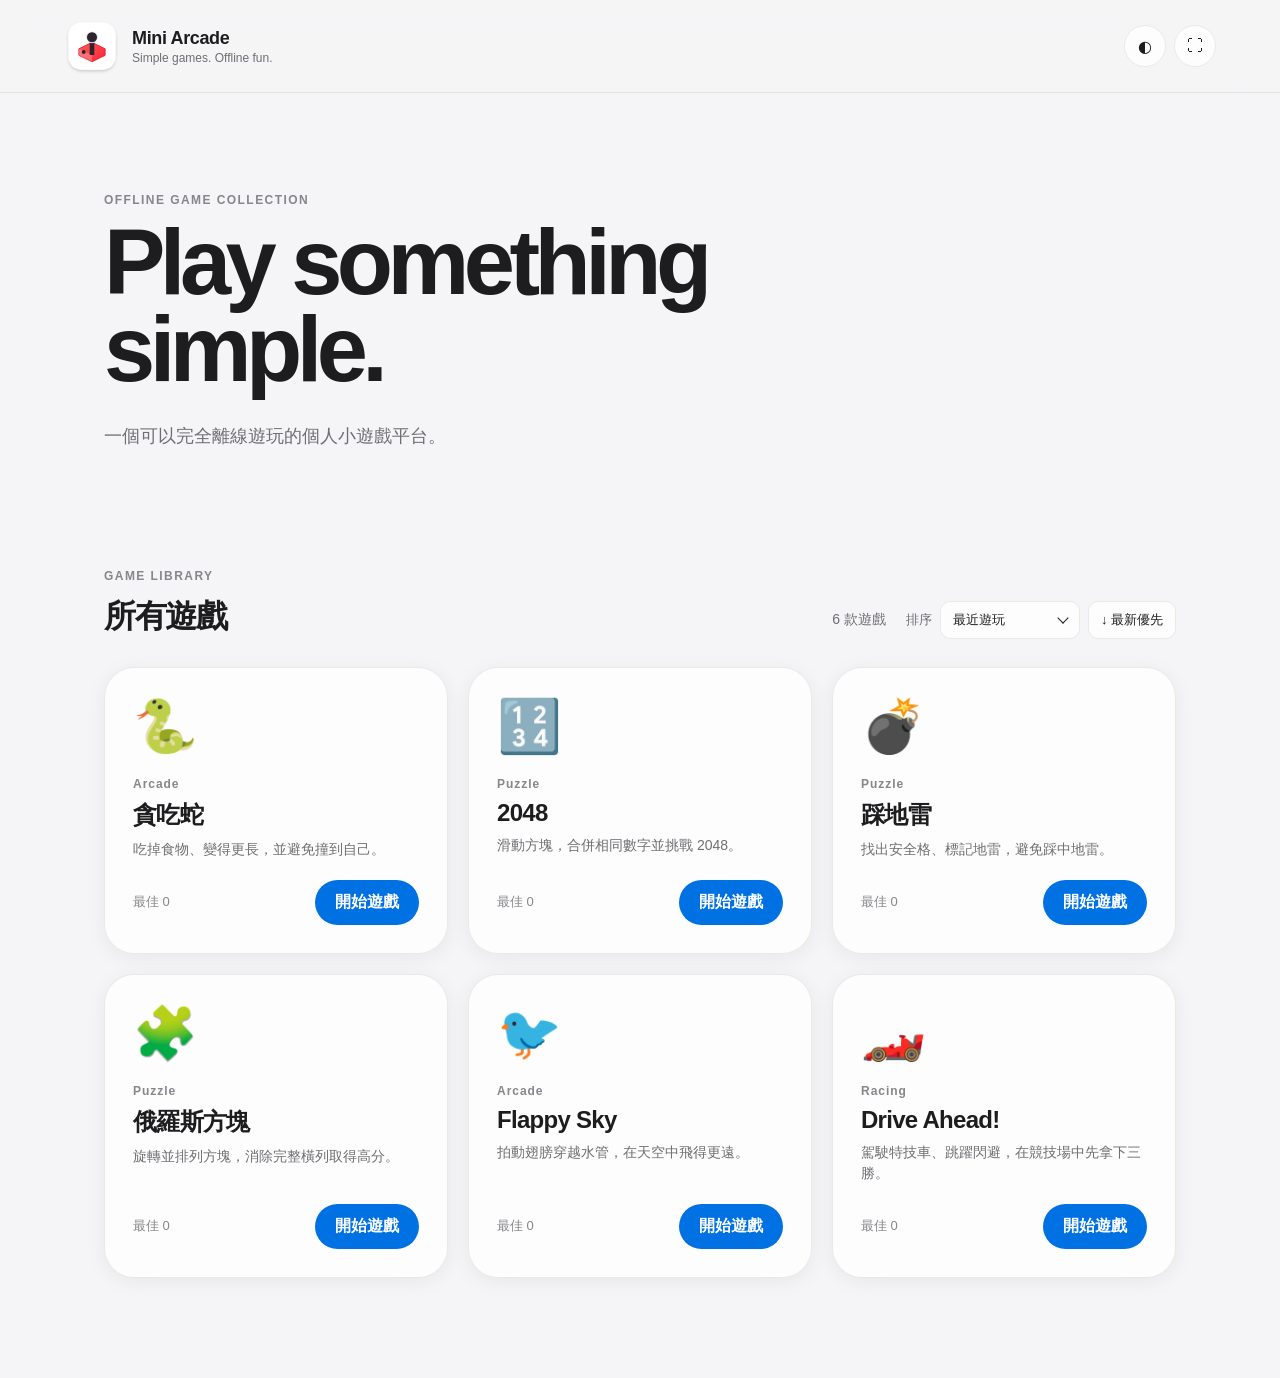
<file: index.html>
<!DOCTYPE html>
<html lang="zh-Hant">
<head>
    <meta charset="UTF-8">

    <!-- Google Tag Manager -->
    <script>(function(w,d,s,l,i){w[l]=w[l]||[];w[l].push({'gtm.start':
    new Date().getTime(),event:'gtm.js'});var f=d.getElementsByTagName(s)[0],
    j=d.createElement(s),dl=l!='dataLayer'?'&l='+l:'';j.async=true;j.src=
    'https://www.googletagmanager.com/gtm.js?id='+i+dl;f.parentNode.insertBefore(j,f);
    })(window,document,'script','dataLayer','GTM-NBHXRG4B');</script>
    <!-- End Google Tag Manager -->

    <!-- 讓手機與不同尺寸螢幕正常縮放 -->
    <meta
        name="viewport"
        content="width=device-width, initial-scale=1.0"
    >

    <title>Mini Arcade</title>
    <link rel="icon" type="image/svg+xml" href="assets/icons/favicon.svg">

    <link rel="stylesheet" href="css/main.css">
    <link rel="stylesheet" href="css/games/snake.css">
    <link rel="stylesheet" href="css/games/2048.css">
    <link rel="stylesheet" href="css/games/minesweeper.css">
    <link rel="stylesheet" href="css/games/tetris.css">
    <link rel="stylesheet" href="css/games/flappy-sky.css">
    <link rel="stylesheet" href="css/games/drive-ahead.css">
</head>

<body>
    <!-- Google Tag Manager (noscript) -->
    <noscript><iframe src="https://www.googletagmanager.com/ns.html?id=GTM-NBHXRG4B"
    height="0" width="0" style="display:none;visibility:hidden"></iframe></noscript>
    <!-- End Google Tag Manager (noscript) -->

    <!-- =========================
         App Header
         ========================= -->
    <header class="app-header">

        <div class="brand">
            <div class="brand-icon" aria-hidden="true">
                <svg
                    class="brand-icon-svg"
                    viewBox="0 0 64 64"
                    role="img"
                >
                    <defs>
                        <linearGradient
                            id="brand-icon-gradient"
                            x1="12"
                            y1="8"
                            x2="54"
                            y2="58"
                            gradientUnits="userSpaceOnUse"
                        >
                            <stop class="brand-icon-gradient-start" offset="0" />
                            <stop class="brand-icon-gradient-end" offset="1" />
                        </linearGradient>
                        <filter
                            id="brand-icon-shadow"
                            x="-20%"
                            y="-20%"
                            width="140%"
                            height="150%"
                        >
                            <feDropShadow
                                dx="0"
                                dy="2"
                                stdDeviation="2"
                                flood-color="#000"
                                flood-opacity=".16"
                            />
                        </filter>
                    </defs>
                    <path
                        d="M20 5h24c8.284 0 15 6.716 15 15v24c0 8.284-6.716 15-15 15H20C11.716 59 5 52.284 5 44V20C5 11.716 11.716 5 20 5Z"
                        class="brand-icon-background"
                        filter="url(#brand-icon-shadow)"
                    />
                    <path
                        d="M17 35.2 32 27.8l15 7.4v7.5L32 50l-15-7.3Z"
                        fill="url(#brand-icon-gradient)"
                        stroke="var(--brand-icon-platform-outline)"
                        stroke-width="1"
                    />
                    <path
                        d="m17 35.2 15 7.4v7.4l-15-7.3Z"
                        fill="var(--brand-icon-platform-highlight)"
                    />
                    <path
                        d="M29.4 25.4h5.2v16.9h-5.2z"
                        fill="var(--brand-icon-control)"
                    />
                    <circle
                        cx="32"
                        cy="22"
                        r="6.3"
                        fill="var(--brand-icon-control)"
                        stroke="var(--brand-icon-control-highlight)"
                        stroke-width="1"
                    />
                    <circle
                        cx="22.5"
                        cy="38.8"
                        r="2.3"
                        fill="var(--brand-icon-control)"
                    />
                </svg>
            </div>

            <div>
                <h1>Mini Arcade</h1>
                <p>Simple games. Offline fun.</p>
            </div>
        </div>

        <div class="header-actions">

            <!-- 主題切換 -->
            <button
                id="themeButton"
                class="icon-button"
                title="切換主題"
                aria-label="切換主題"
            >
                ◐
            </button>

            <!-- 全螢幕 -->
            <button
                id="fullscreenButton"
                class="icon-button"
                title="全螢幕"
                aria-label="全螢幕"
            >
                ⛶
            </button>

        </div>

    </header>


    <!-- =========================
         Main
         ========================= -->
    <main>

        <!-- Hero -->
        <section class="hero">

            <div>
                <span class="eyebrow">OFFLINE GAME COLLECTION</span>

                <h2>
                    Play something<br>
                    simple.
                </h2>

                <p>
                    一個可以完全離線遊玩的個人小遊戲平台。
                </p>
            </div>

        </section>


        <!-- Game Library -->
        <section class="library">

            <div class="section-header">

                <div>
                    <span class="section-label">GAME LIBRARY</span>

                    <h2>所有遊戲</h2>
                </div>

                <div class="library-controls">
                    <span id="gameCount" class="game-count">
                        6 款遊戲
                    </span>

                    <div class="sort-controls">
                        <span id="gameSortLabel">
                            排序
                        </span>

                        <div class="sort-menu-control">
                            <button
                                id="gameSortButton"
                                class="sort-select"
                                type="button"
                                aria-labelledby="gameSortLabel gameSortValue"
                                aria-haspopup="menu"
                                aria-expanded="false"
                                aria-controls="gameSortMenu"
                            >
                                <span id="gameSortValue">
                                    最近遊玩
                                </span>
                                <span
                                    class="sort-select-chevron"
                                    aria-hidden="true"
                                ></span>
                            </button>

                            <div
                                id="gameSortMenu"
                                class="sort-menu"
                                role="menu"
                                aria-labelledby="gameSortLabel"
                                hidden
                            >
                                <button
                                    class="sort-menu-option"
                                    type="button"
                                    role="menuitemradio"
                                    data-sort-mode="recent"
                                    aria-checked="true"
                                >
                                    最近遊玩
                                </button>
                                <button
                                    class="sort-menu-option"
                                    type="button"
                                    role="menuitemradio"
                                    data-sort-mode="name"
                                    aria-checked="false"
                                >
                                    名稱
                                </button>
                                <button
                                    class="sort-menu-option"
                                    type="button"
                                    role="menuitemradio"
                                    data-sort-mode="category"
                                    aria-checked="false"
                                >
                                    類別
                                </button>
                            </div>
                        </div>

                        <button
                            id="sortDirectionButton"
                            class="sort-direction-button"
                            type="button"
                            aria-label="切換排序方向"
                        >
                            ↓ 最新優先
                        </button>
                    </div>
                </div>

            </div>


            <!-- 遊戲卡片會由 JavaScript 自動產生 -->
            <div
                id="gameGrid"
                class="game-grid"
            ></div>

        </section>

    </main>


    <!-- =========================
         Game Modal
         ========================= -->
    <div
        id="gameModal"
        class="modal hidden"
    >

        <div class="modal-backdrop"></div>

        <div class="game-window">

            <!-- 遊戲 Header -->
            <div class="game-header">

                <button
                    id="closeGameButton"
                    class="text-button"
                >
                    ← 遊戲庫
                </button>

                <div class="game-title-area">

                    <h2 id="gameTitle">
                        Game
                    </h2>

                    <span id="gameScore">
                        Score: 0
                    </span>

                </div>

                <div class="game-actions">

                    <button
                        id="pauseButton"
                        class="icon-button"
                        title="暫停"
                    >
                        ⏸
                    </button>

                    <button
                        id="gameFullscreenButton"
                        class="icon-button"
                        title="全螢幕"
                    >
                        ⛶
                    </button>

                </div>

            </div>


            <!-- 遊戲區域 -->
            <div
                id="gameContainer"
                class="game-container"
            ></div>

            <!-- 遊戲狀態 -->
            <div
                id="gameStatus"
                class="game-status"
                aria-live="polite"
                hidden
            >
                <span id="gameStatusMessage"></span>

                <button
                    id="dismissGameStatusButton"
                    class="game-status-dismiss"
                    type="button"
                    aria-label="關閉操作提示"
                    title="關閉提示"
                >
                    ×
                </button>
            </div>

            <!-- 遊戲 Footer -->
            <div class="game-footer">

                <button
                    id="instructionsButton"
                    class="secondary-button"
                >
                    📖 遊戲說明
                </button>

                <button
                    id="restartButton"
                    class="primary-button"
                >
                    ↻ 重新開始
                </button>

            </div>

        </div>

    </div>


    <!-- =========================
         Instructions Modal
         ========================= -->
    <div
        id="instructionsModal"
        class="modal hidden"
    >

        <div class="modal-backdrop"></div>

        <div class="instructions-window">

            <div class="instructions-header">

                <h2>遊戲說明</h2>

                <button
                    id="closeInstructionsButton"
                    class="icon-button"
                >
                    ×
                </button>

            </div>

            <div id="instructionsContent"></div>

        </div>

    </div>


    <script src="js/storage.js"></script>
    <script src="js/games/snake.js"></script>
    <script src="js/games/2048.js"></script>
    <script src="js/games/minesweeper.js"></script>
    <script src="js/games/tetris.js"></script>
    <script src="js/games/flappy-sky.js"></script>
    <script src="js/games/drive-ahead.js"></script>
    <script src="js/app.js"></script>

</body>
</html>
</file>
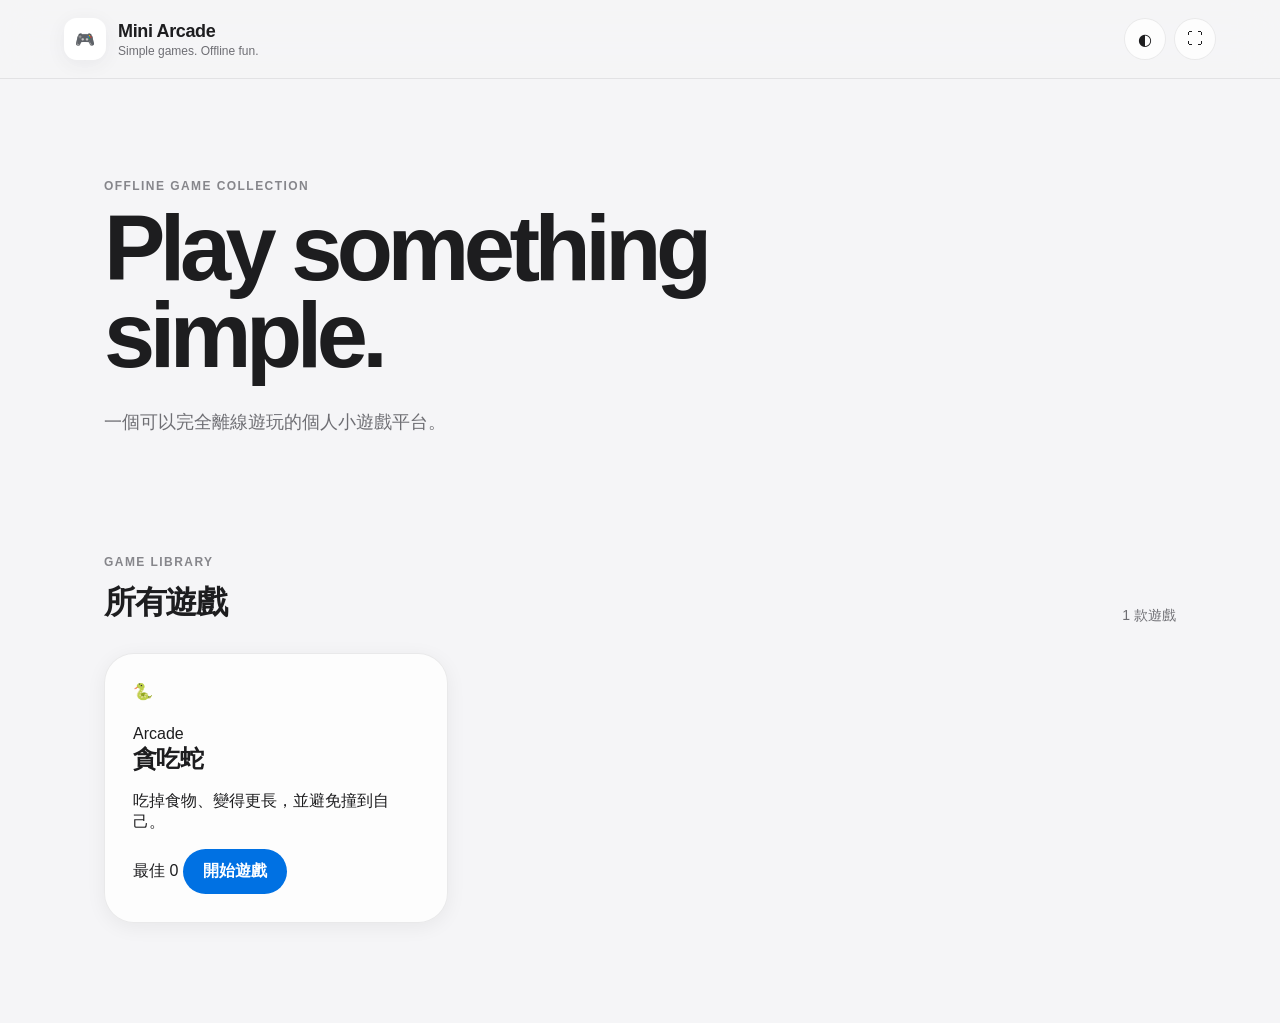
<file: mini-arcade/index.html>
<!DOCTYPE html>
<html lang="zh-Hant">
<head>
    <meta charset="UTF-8">

    <!-- 讓手機與不同尺寸螢幕正常縮放 -->
    <meta
        name="viewport"
        content="width=device-width, initial-scale=1.0"
    >

    <title>Mini Arcade</title>

    <link rel="stylesheet" href="css/main.css">
    <link rel="stylesheet" href="css/games/snake.css">
</head>

<body>

    <!-- =========================
         App Header
         ========================= -->
    <header class="app-header">

        <div class="brand">
            <div class="brand-icon">🎮</div>

            <div>
                <h1>Mini Arcade</h1>
                <p>Simple games. Offline fun.</p>
            </div>
        </div>

        <div class="header-actions">

            <!-- 主題切換 -->
            <button
                id="themeButton"
                class="icon-button"
                title="切換主題"
                aria-label="切換主題"
            >
                ◐
            </button>

            <!-- 全螢幕 -->
            <button
                id="fullscreenButton"
                class="icon-button"
                title="全螢幕"
                aria-label="全螢幕"
            >
                ⛶
            </button>

        </div>

    </header>


    <!-- =========================
         Main
         ========================= -->
    <main>

        <!-- Hero -->
        <section class="hero">

            <div>
                <span class="eyebrow">OFFLINE GAME COLLECTION</span>

                <h2>
                    Play something<br>
                    simple.
                </h2>

                <p>
                    一個可以完全離線遊玩的個人小遊戲平台。
                </p>
            </div>

        </section>


        <!-- Game Library -->
        <section class="library">

            <div class="section-header">

                <div>
                    <span class="section-label">GAME LIBRARY</span>

                    <h2>所有遊戲</h2>
                </div>

                <span id="gameCount" class="game-count">
                    1 Game
                </span>

            </div>


            <!-- 遊戲卡片會由 JavaScript 自動產生 -->
            <div
                id="gameGrid"
                class="game-grid"
            ></div>

        </section>

    </main>


    <!-- =========================
         Game Modal
         ========================= -->
    <div
        id="gameModal"
        class="modal hidden"
    >

        <div class="modal-backdrop"></div>

        <div class="game-window">

            <!-- 遊戲 Header -->
            <div class="game-header">

                <button
                    id="closeGameButton"
                    class="text-button"
                >
                    ← 遊戲庫
                </button>

                <div class="game-title-area">

                    <h2 id="gameTitle">
                        Game
                    </h2>

                    <span id="gameScore">
                        Score: 0
                    </span>

                </div>

                <div class="game-actions">

                    <button
                        id="pauseButton"
                        class="icon-button"
                        title="暫停"
                    >
                        ⏸
                    </button>

                    <button
                        id="gameFullscreenButton"
                        class="icon-button"
                        title="全螢幕"
                    >
                        ⛶
                    </button>

                </div>

            </div>


            <!-- 遊戲區域 -->
            <div
                id="gameContainer"
                class="game-container"
            ></div>

            <!-- 遊戲狀態 -->
            <div
                id="gameStatus"
                class="game-status"
                aria-live="polite"
            ></div>

            <!-- 遊戲 Footer -->
            <div class="game-footer">

                <button
                    id="instructionsButton"
                    class="secondary-button"
                >
                    📖 遊戲說明
                </button>

                <button
                    id="restartButton"
                    class="primary-button"
                >
                    ↻ 重新開始
                </button>

            </div>

        </div>

    </div>


    <!-- =========================
         Instructions Modal
         ========================= -->
    <div
        id="instructionsModal"
        class="modal hidden"
    >

        <div class="modal-backdrop"></div>

        <div class="instructions-window">

            <div class="instructions-header">

                <h2>遊戲說明</h2>

                <button
                    id="closeInstructionsButton"
                    class="icon-button"
                >
                    ×
                </button>

            </div>

            <div id="instructionsContent"></div>

        </div>

    </div>


    <script src="js/storage.js"></script>
    <script src="js/games/snake.js"></script>
    <script src="js/app.js"></script>

</body>
</html>
</file>
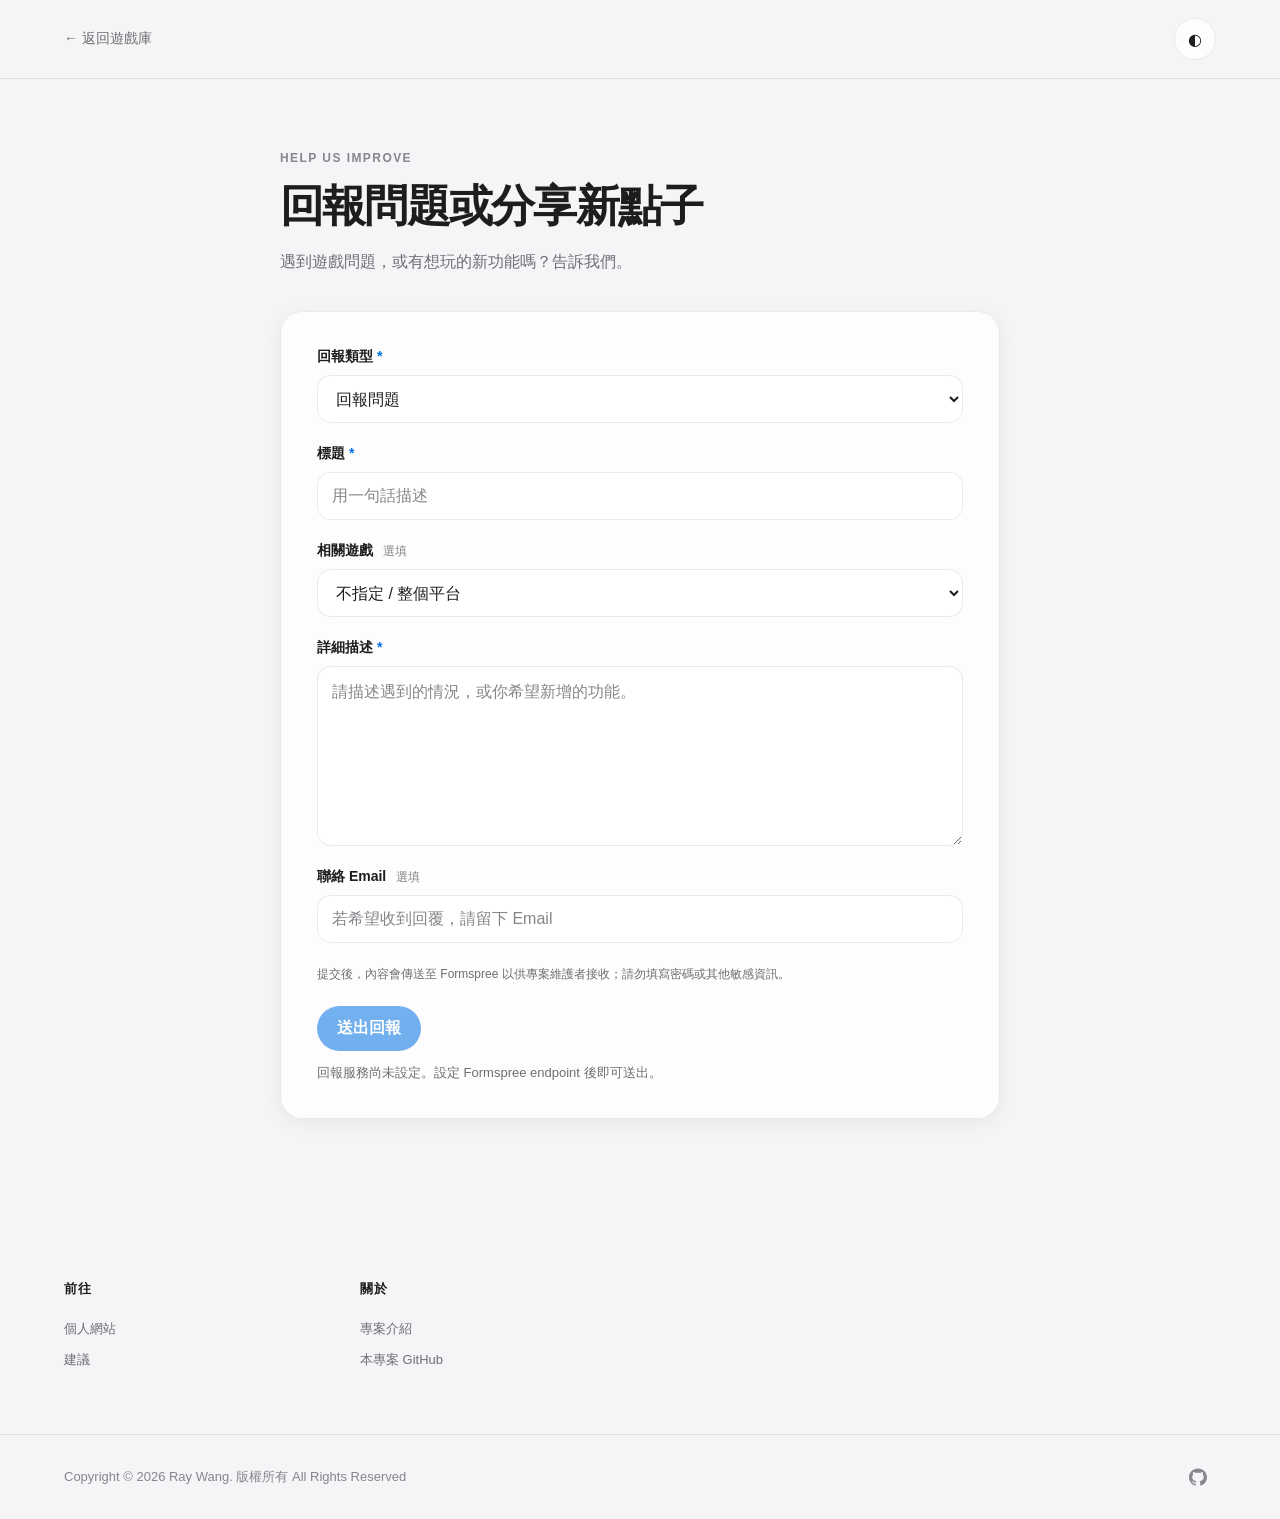
<file: suggestion.html>
<!DOCTYPE html>
<html lang="zh-Hant">
<head>
    <meta charset="UTF-8">
    <meta name="viewport" content="width=device-width, initial-scale=1.0">

    <title>回報與建議 - Mini Arcade</title>
    <link rel="icon" type="image/svg+xml" href="assets/icons/favicon.svg">
    <link rel="stylesheet" href="css/main.css">
    <link rel="stylesheet" href="css/suggestion.css">
</head>
<body>
    <header class="app-header">
        <a class="suggestion-back-link" href="index.html">← 返回遊戲庫</a>
        <div class="header-actions">
            <button
                id="themeButton"
                class="icon-button"
                type="button"
                title="切換主題"
                aria-label="切換主題"
            >◐</button>
        </div>
    </header>

    <main class="suggestion-main">
        <section class="suggestion-intro" aria-labelledby="suggestionTitle">
            <span class="eyebrow">HELP US IMPROVE</span>
            <h1 id="suggestionTitle">回報問題或分享新點子</h1>
            <p>遇到遊戲問題，或有想玩的新功能嗎？告訴我們。</p>
        </section>

        <form id="suggestionForm" class="suggestion-form">
            <div class="suggestion-field">
                <label for="suggestionType">回報類型 <span aria-hidden="true">*</span></label>
                <select id="suggestionType" name="type" required>
                    <option value="問題回報">回報問題</option>
                    <option value="新功能建議">建議新功能</option>
                </select>
            </div>

            <div class="suggestion-field">
                <label for="suggestionTitleInput">標題 <span aria-hidden="true">*</span></label>
                <input
                    id="suggestionTitleInput"
                    name="title"
                    type="text"
                    maxlength="120"
                    autocomplete="off"
                    placeholder="用一句話描述"
                    required
                >
            </div>

            <div class="suggestion-field">
                <label for="suggestionGame">相關遊戲 <span class="field-optional">選填</span></label>
                <select id="suggestionGame" name="game">
                    <option value="">不指定 / 整個平台</option>
                    <option value="貪吃蛇">貪吃蛇</option>
                    <option value="2048">2048</option>
                    <option value="踩地雷">踩地雷</option>
                    <option value="俄羅斯方塊">俄羅斯方塊</option>
                    <option value="Flappy Sky">Flappy Sky</option>
                    <option value="Drive Ahead!">Drive Ahead!</option>
                </select>
            </div>

            <div class="suggestion-field">
                <label for="suggestionMessage">詳細描述 <span aria-hidden="true">*</span></label>
                <textarea
                    id="suggestionMessage"
                    name="message"
                    rows="6"
                    maxlength="3000"
                    placeholder="請描述遇到的情況，或你希望新增的功能。"
                    required
                ></textarea>
            </div>

            <div class="suggestion-field">
                <label for="suggestionEmail">聯絡 Email <span class="field-optional">選填</span></label>
                <input
                    id="suggestionEmail"
                    name="email"
                    type="email"
                    maxlength="254"
                    autocomplete="email"
                    placeholder="若希望收到回覆，請留下 Email"
                >
            </div>

            <p class="suggestion-privacy-note">
                提交後，內容會傳送至 Formspree 以供專案維護者接收；請勿填寫密碼或其他敏感資訊。
            </p>

            <div class="suggestion-submit-row">
                <button id="suggestionSubmit" class="primary-button" type="submit" disabled>
                    送出回報
                </button>
                <p id="suggestionStatus" class="suggestion-status" role="status" aria-live="polite">
                    回報服務尚未設定。設定 Formspree endpoint 後即可送出。
                </p>
            </div>
        </form>
    </main>

    <footer id="siteFooter" class="site-footer"></footer>

    <script src="js/storage.js"></script>
    <script src="js/footer.js"></script>
    <script src="js/suggestion.js"></script>
</body>
</html>
</file>
<file: css/main.css>
/* =========================================
   Mini Arcade
   Main Stylesheet
   ========================================= */


/* -----------------------------------------
   CSS Variables
   ----------------------------------------- */

:root {

    --background: #f5f5f7;
    --surface: rgba(255, 255, 255, 0.78);
    --surface-solid: #ffffff;

    --text-primary: #1d1d1f;
    --text-secondary: #6e6e73;
    --text-tertiary: #86868b;

    --border: rgba(0, 0, 0, 0.08);

    --accent: #0071e3;
    --accent-hover: #0077ed;

    --brand-icon-start: #ff7258;
    --brand-icon-end: #ff1738;
    --brand-icon-background: #ffffff;
    --brand-icon-control: #2d2430;
    --brand-icon-control-highlight: #ffffff;
    --brand-icon-platform-outline: #e21c35;
    --brand-icon-platform-highlight: rgba(255, 255, 255, 0.24);

    --shadow-small:
        0 4px 20px rgba(0, 0, 0, 0.06);

    --shadow-large:
        0 20px 60px rgba(0, 0, 0, 0.12);

    --radius-small: 14px;
    --radius-medium: 22px;
    --radius-large: 30px;

    --transition:
        180ms ease;
}


/* -----------------------------------------
   Dark Mode
   ----------------------------------------- */

[data-theme="dark"] {

    --background: #000000;

    --surface: rgba(30, 30, 32, 0.78);
    --surface-solid: #1c1c1e;

    --text-primary: #f5f5f7;
    --text-secondary: #a1a1a6;
    --text-tertiary: #86868b;

    --border: rgba(255, 255, 255, 0.10);

    --shadow-small:
        0 4px 20px rgba(0, 0, 0, 0.25);

    --shadow-large:
        0 20px 60px rgba(0, 0, 0, 0.45);

    --brand-icon-start: #8d7bff;
    --brand-icon-end: #3d63ff;
    --brand-icon-background: #1c1c1e;
    --brand-icon-control: #ffffff;
    --brand-icon-control-highlight: rgba(255, 255, 255, 0.6);
    --brand-icon-platform-outline: #7185ff;
    --brand-icon-platform-highlight: rgba(255, 255, 255, 0.2);
}


/* -----------------------------------------
   Reset
   ----------------------------------------- */

* {
    box-sizing: border-box;
}

html {
    scroll-behavior: smooth;
}

body {

    margin: 0;

    min-height: 100vh;

    background: var(--background);

    color: var(--text-primary);

    font-family:
        -apple-system,
        BlinkMacSystemFont,
        "SF Pro Display",
        "SF Pro Text",
        "Segoe UI",
        sans-serif;

    transition:
        background-color var(--transition),
        color var(--transition);
}


/* -----------------------------------------
   Buttons
   ----------------------------------------- */

button {

    font: inherit;

    border: none;

    cursor: pointer;

    color: inherit;
}

.icon-button {

    width: 42px;
    height: 42px;

    display: flex;

    align-items: center;
    justify-content: center;

    border-radius: 50%;

    background: var(--surface);

    border: 1px solid var(--border);

    transition:
        transform var(--transition),
        background var(--transition);
}

.icon-button:hover {

    transform: scale(1.05);

    background: var(--surface-solid);
}

.icon-button:active {

    transform: scale(0.96);
}


.text-button {

    background: transparent;

    color: var(--accent);

    font-weight: 500;

    padding: 8px 0;
}


.primary-button {

    padding: 12px 20px;

    border-radius: 999px;

    background: var(--accent);

    color: white;

    font-weight: 600;

    transition:
        transform var(--transition),
        background var(--transition);
}

.primary-button:hover {

    background: var(--accent-hover);

    transform: translateY(-1px);
}


.secondary-button {

    padding: 12px 20px;

    border-radius: 999px;

    background: var(--surface);

    border: 1px solid var(--border);

    font-weight: 500;

    transition:
        transform var(--transition),
        background var(--transition);
}

.secondary-button:hover {

    background: var(--surface-solid);

    transform: translateY(-1px);
}


/* -----------------------------------------
   Header
   ----------------------------------------- */

.app-header {

    position: sticky;

    top: 0;

    z-index: 100;

    display: flex;

    align-items: center;

    justify-content: space-between;

    padding: 18px 5vw;

    backdrop-filter: blur(20px);

    -webkit-backdrop-filter: blur(20px);

    background: var(--background);

    background: color-mix(
        in srgb,
        var(--background) 78%,
        transparent
    );

    border-bottom: 1px solid var(--border);
}


.brand {

    display: flex;

    align-items: center;

    gap: 12px;
}


.brand-icon {

    width: 56px;
    height: 56px;

    display: flex;

    align-items: center;
    justify-content: center;

    border-radius: 13px;
}

.brand-icon-svg {

    width: 56px;
    height: 56px;

    display: block;
}

.brand-icon-gradient-start {
    stop-color: var(--brand-icon-start);
}

.brand-icon-gradient-end {
    stop-color: var(--brand-icon-end);
}

.brand-icon-background {
    fill: var(--brand-icon-background);
}


.brand h1 {

    margin: 0;

    font-size: 18px;

    letter-spacing: -0.02em;
}


.brand p {

    margin: 2px 0 0;

    color: var(--text-secondary);

    font-size: 12px;
}


.header-actions {

    display: flex;

    gap: 8px;
}


/* -----------------------------------------
   Hero
   ----------------------------------------- */

.hero {

    max-width: 1200px;

    margin: 0 auto;

    padding:
        100px 5vw
        80px;

}


.eyebrow,
.section-label {

    display: block;

    margin-bottom: 12px;

    color: var(--text-tertiary);

    font-size: 12px;

    font-weight: 700;

    letter-spacing: 0.12em;
}


.hero h2 {

    margin: 0;

    font-size: clamp(48px, 8vw, 92px);

    line-height: 0.95;

    letter-spacing: -0.06em;

    font-weight: 700;
}


.hero p {

    margin-top: 28px;

    color: var(--text-secondary);

    font-size: 18px;

    line-height: 1.6;
}


/* -----------------------------------------
   Library
   ----------------------------------------- */

.library {

    max-width: 1200px;

    margin: 0 auto;

    padding:
        20px 5vw
        100px;
}


.section-header {

    display: flex;

    align-items: flex-end;

    justify-content: space-between;

    margin-bottom: 28px;
}


.section-header h2 {

    margin: 0;

    font-size: 32px;

    letter-spacing: -0.04em;
}


.game-count {

    color: var(--text-secondary);

    font-size: 14px;
}

.library-controls {

    display: flex;

    align-items: center;

    gap: 20px;
}

.sort-controls {

    display: flex;

    align-items: center;

    gap: 8px;

    color: var(--text-secondary);

    font-size: 13px;
}

.sort-menu-control {

    position: relative;
}

.sort-select,
.sort-direction-button {

    min-height: 38px;

    padding: 0 12px;

    border: 1px solid var(--border);

    border-radius: 10px;

    background: var(--surface);

    color: var(--text-primary);

    font: inherit;
}

.sort-select {

    min-width: 140px;

    display: flex;

    align-items: center;

    justify-content: space-between;

    gap: 18px;

    text-align: left;

    cursor: pointer;

    transition:
        background var(--transition),
        border-color var(--transition);
}

.sort-select:hover,
.sort-select[aria-expanded="true"] {

    background: var(--surface-solid);
}

.sort-select-chevron {

    width: 8px;
    height: 8px;

    flex: 0 0 auto;

    border-right: 1.5px solid currentColor;
    border-bottom: 1.5px solid currentColor;

    transform: translateY(-2px) rotate(45deg);

    transition: transform var(--transition);
}

.sort-select[aria-expanded="true"] .sort-select-chevron {

    transform: translateY(2px) rotate(225deg);
}

.sort-menu {

    position: absolute;

    top: calc(100% + 8px);
    right: 0;

    z-index: 20;

    min-width: 100%;

    padding: 5px;

    border: 1px solid var(--border);

    border-radius: 14px;

    background: var(--surface-solid);

    box-shadow: var(--shadow-large);

    animation: sort-menu-enter 140ms ease-out;
}

.sort-menu[hidden] {

    display: none;
}

.sort-menu-option {

    width: 100%;

    display: block;

    padding: 9px 11px;

    border-radius: 9px;

    background: transparent;

    color: var(--text-primary);

    font: inherit;

    text-align: left;

    white-space: nowrap;

    transition:
        background var(--transition),
        color var(--transition);
}

.sort-menu-option:hover,
.sort-menu-option:focus-visible {

    outline: none;

    background: var(--background);
}

.sort-menu-option[aria-checked="true"] {

    color: var(--accent);
}

@keyframes sort-menu-enter {

    from {
        opacity: 0;
        transform: translateY(-4px) scale(0.98);
    }

    to {
        opacity: 1;
        transform: translateY(0) scale(1);
    }
}

.sort-direction-button {

    white-space: nowrap;

    transition:
        background var(--transition),
        border-color var(--transition);
}

.sort-direction-button:hover {

    background: var(--surface-solid);
}


/* -----------------------------------------
   Game Grid
   ----------------------------------------- */

.game-grid {

    display: grid;

    grid-template-columns:
        repeat(3, minmax(0, 1fr));

    gap: 20px;
}


.game-card {

    position: relative;

    min-height: 270px;

    padding: 28px;

    display: flex;

    flex-direction: column;

    justify-content: space-between;

    overflow: hidden;

    border-radius: var(--radius-large);

    background: var(--surface);

    border: 1px solid var(--border);

    box-shadow: var(--shadow-small);

    cursor: pointer;

    transition:
        transform 220ms ease,
        box-shadow 220ms ease,
        background 220ms ease;
}


.game-card:hover {

    transform: translateY(-5px);

    box-shadow: var(--shadow-large);

    background: var(--surface-solid);
}


.game-card-icon {

    font-size: 52px;

    margin-bottom: 20px;
}

.game-card-category {

    margin-bottom: 8px;

    color: var(--text-tertiary);

    font-size: 12px;

    font-weight: 700;

    letter-spacing: 0.08em;
}

.game-card-content {

    display: flex;

    flex: 1;

    flex-direction: column;
}


.game-card-content h3 {

    margin: 0 0 8px;

    font-size: 24px;

    letter-spacing: -0.03em;
}


.game-card-content p {

    margin: 0 0 20px;

    color: var(--text-secondary);

    font-size: 14px;

    line-height: 1.5;
}


.game-card-footer {

    display: flex;

    align-items: center;

    justify-content: space-between;

    gap: 12px;

    margin-top: auto;
}


.game-card-footer span {

    color: var(--text-tertiary);

    font-size: 13px;
}

/* -----------------------------------------
   Modal
   ----------------------------------------- */

.modal {

    position: fixed;

    inset: 0;

    z-index: 1000;

    display: flex;

    align-items: center;
    justify-content: center;

    padding: 20px;
}


.modal.hidden {

    display: none;
}


.modal-backdrop {

    position: absolute;

    inset: 0;

    background: rgba(0, 0, 0, 0.45);

    backdrop-filter: blur(12px);

    -webkit-backdrop-filter: blur(12px);
}


.game-window,
.instructions-window {

    position: relative;

    z-index: 2;

    width: min(100%, 1000px);

    max-height: 95vh;

    max-height: 95dvh;

    overflow: hidden;

    border-radius: var(--radius-large);

    background: var(--surface-solid);

    box-shadow: var(--shadow-large);

    border: 1px solid var(--border);
}

.game-window {

    display: flex;

    flex-direction: column;
}


.game-header {

    display: flex;

    align-items: center;

    justify-content: space-between;

    gap: 20px;

    padding: 16px 20px;

    border-bottom: 1px solid var(--border);
}


.game-title-area {

    text-align: center;
}


.game-title-area h2 {

    margin: 0;

    font-size: 18px;
}


.game-title-area span {

    color: var(--text-secondary);

    font-size: 12px;
}


.game-actions {

    display: flex;

    gap: 8px;
}


.game-container {

    flex: 1 1 auto;

    min-height: 0;

    display: flex;

    align-items: center;
    justify-content: center;

    padding: 24px;

    overflow: auto;

    background:
        radial-gradient(
            circle at center,
            rgba(127, 127, 127, 0.08),
            transparent 60%
        );
}


.game-footer {

    display: flex;

    justify-content: center;

    gap: 10px;

    padding: 16px;

    border-top: 1px solid var(--border);
}

.game-status {

    position: relative;

    align-self: center;

    width: fit-content;
    max-width: calc(100% - 40px);

    margin: 12px 20px 0;

    padding: 8px 34px 8px 13px;

    border: 1px solid var(--border);

    border-radius: 999px;

    background: var(--surface);

    color: var(--text-secondary);

    font-size: 13px;

    line-height: 1.5;

    text-align: left;
}

.game-status-dismiss {

    position: absolute;

    top: 50%;
    right: 3px;

    width: 26px;
    height: 26px;

    display: flex;

    align-items: center;
    justify-content: center;

    transform: translateY(-50%);

    border-radius: 50%;

    background: transparent;

    color: var(--text-tertiary);

    font-size: 20px;

    line-height: 1;
}

.game-status-dismiss:hover {

    background: var(--background);

    color: var(--text-primary);
}

.game-status[hidden] {

    display: none;
}

#instructionsButton.needs-attention {

    position: relative;

    border-color: var(--accent);

    background: var(--surface-solid);

    color: var(--accent);

    box-shadow: 0 0 0 3px
        color-mix(in srgb, var(--accent) 16%, transparent);
}

#instructionsButton.needs-attention::before {

    content: "\2193";

    position: absolute;

    top: -30px;
    left: 50%;

    color: var(--accent);

    font-size: 23px;
    font-weight: 700;
    line-height: 1;

    transform: translateX(-50%);

    animation: instructions-arrow-point 700ms ease-in-out infinite alternate;
}

@keyframes instructions-arrow-point {

    from {
        transform: translate(-50%, -2px);
    }

    to {
        transform: translate(-50%, 3px);
    }
}

@media (prefers-reduced-motion: reduce) {

    #instructionsButton.needs-attention::before {
        animation: none;
    }
}


/* -----------------------------------------
   Instructions
   ----------------------------------------- */

.instructions-window {

    width: min(100%, 560px);

    padding: 28px;
}


.instructions-header {

    display: flex;

    align-items: center;

    justify-content: space-between;
}


.instructions-header h2 {

    margin: 0;

    font-size: 26px;
}


#instructionsContent {

    margin-top: 24px;

    color: var(--text-secondary);

    line-height: 1.8;
}


#instructionsContent h3 {

    color: var(--text-primary);

    margin-top: 24px;
}


/* -----------------------------------------
   Site Footer
   ----------------------------------------- */

.site-footer {
    --footer-bg: var(--background);
    --footer-text: var(--text-primary);
    --footer-text-muted: var(--text-tertiary);
    --footer-link: var(--text-secondary);
    --footer-link-hover: var(--accent);
    --footer-accent: var(--accent);
    --footer-border: var(--border);

    background-color: var(--footer-bg);
    color: var(--footer-text);
    font-size: 13px;
    line-height: 1.5;
    transition: background-color var(--transition), color var(--transition);
}

.site-footer *,
.site-footer *::before,
.site-footer *::after {
    box-sizing: border-box;
}

.site-footer__container {
    max-width: 1200px;
    margin-inline: auto;
    padding-inline: 24px;
}

.site-footer__main {
    padding-block: 64px;
}

.footer-nav {
    display: grid;
    grid-template-columns: repeat(4, minmax(0, 1fr));
    gap: 40px 32px;
}

.footer-col__title {
    margin: 0;
}

.footer-col__toggle {
    display: flex;
    width: 100%;
    align-items: center;
    justify-content: space-between;
    gap: 12px;
    padding: 0;
    border: 0;
    background: none;
    color: var(--footer-text);
    cursor: default;
    font: inherit;
    font-size: 13px;
    font-weight: 600;
    letter-spacing: 0.04em;
    text-align: left;
    text-transform: uppercase;
}

.footer-col__chevron {
    display: none;
    width: 14px;
    height: 14px;
    flex: none;
    border-right: 1.5px solid currentColor;
    border-bottom: 1.5px solid currentColor;
    color: var(--footer-text-muted);
    transform: rotate(45deg) translateY(-3px);
    transition: transform var(--transition);
}

.footer-col.is-open .footer-col__chevron {
    transform: rotate(225deg) translate(-2px, -1px);
}

.footer-col__list {
    display: flex;
    flex-direction: column;
    gap: 12px;
    margin: 0;
    padding: 20px 0 0;
    list-style: none;
}

.footer-col__list a {
    border-radius: 4px;
    color: var(--footer-link);
    text-decoration: none;
    transition: color var(--transition);
}

.footer-col__list a:hover {
    color: var(--footer-link-hover);
}

.site-footer__bottom {
    border-top: 1px solid var(--footer-border);
}

.site-footer__bottom-inner {
    display: flex;
    flex-wrap: wrap;
    align-items: center;
    justify-content: space-between;
    gap: 16px 24px;
    padding-block: 24px;
}

.footer-copyright {
    margin: 0;
    color: var(--footer-text-muted);
    font-size: 13px;
}

.footer-social__link {
    display: inline-flex;
    width: 36px;
    height: 36px;
    align-items: center;
    justify-content: center;
    border-radius: 50%;
    color: var(--footer-text-muted);
    transition: background-color var(--transition), color var(--transition);
}

.footer-social__link:hover {
    background-color: color-mix(in srgb, var(--footer-text) 8%, transparent);
    color: var(--footer-text);
}

.footer-social__link svg {
    display: block;
    width: 18px;
    height: 18px;
}

.footer-col__toggle:focus-visible,
.footer-col__list a:focus-visible,
.footer-social__link:focus-visible {
    outline: 2px solid var(--footer-accent);
    outline-offset: 3px;
}

@media (max-width: 900px) {
    .footer-nav {
        grid-template-columns: repeat(2, minmax(0, 1fr));
    }
}

@media (max-width: 560px) {
    .site-footer__main {
        padding-block: 36px;
    }

    .footer-nav {
        grid-template-columns: 1fr;
        gap: 0;
    }

    .footer-col {
        border-bottom: 1px solid var(--footer-border);
    }

    .footer-col:first-child {
        border-top: 1px solid var(--footer-border);
    }

    .footer-col__toggle {
        padding: 18px 2px;
        cursor: pointer;
        font-size: 14px;
    }

    .footer-col__chevron {
        display: block;
    }

    .footer-col__list {
        gap: 0;
        overflow: hidden;
        padding: 0;
    }

    .footer-col__list[hidden] {
        display: none;
    }

    .footer-col__list li {
        padding-block: 10px;
    }

    .footer-col__list li:first-child {
        padding-top: 2px;
    }

    .footer-col__list li:last-child {
        padding-bottom: 20px;
    }

    .site-footer__bottom-inner {
        flex-direction: column;
        align-items: flex-start;
        gap: 16px;
        padding-block: 28px;
    }
}

@media (prefers-reduced-motion: reduce) {
    .site-footer,
    .footer-col__chevron,
    .footer-col__list a,
    .footer-social__link {
        transition: none;
    }
}


/* -----------------------------------------
   Responsive
   ----------------------------------------- */

@media (max-width: 900px) {

    .game-grid {

        grid-template-columns:
            repeat(2, minmax(0, 1fr));
    }

}


@media (max-width: 600px) {

    .app-header {

        padding: 14px 20px;
    }


    .hero {

        padding:
            70px 20px
            50px;
    }


    .library {

        padding:
            20px
            60px;
    }

    .section-header {

        align-items: flex-start;

        flex-direction: column;

        gap: 16px;
    }

    .library-controls {

        width: 100%;

        justify-content: space-between;

        flex-wrap: wrap;

        gap: 12px;
    }

    .sort-controls {

        flex-wrap: wrap;
    }


    .game-grid {

        grid-template-columns: 1fr;

        gap: 14px;
    }


    .game-card {

        min-height: 220px;
    }


    .game-header {

        padding: 12px 14px;
    }


    .game-container {

        padding: 12px;
    }


    .game-footer {

        flex-wrap: wrap;
    }

}
</file>
<file: css/games/snake.css>
/**
 * Mini Arcade
 * Snake Game Styles
 */

/* =========================================
   Snake Game Container
   ========================================= */

.snake-game {
    width: 100%;
    display: flex;
    justify-content: center;
    align-items: center;
    padding: 8px;
}

/* =========================================
   Snake Canvas
   ========================================= */

.snake-canvas {
    display: block;

    width: min(500px, 100%, calc(95vh - 220px));

    width: min(500px, 100%, calc(95dvh - 220px));

    height: auto;

    max-height: calc(95vh - 220px);

    max-height: calc(95dvh - 220px);

    aspect-ratio: 1 / 1;

    border-radius: 22px;

    background: #f5f5f7;

    box-shadow:
        0 20px 50px rgba(0, 0, 0, 0.12),
        0 2px 8px rgba(0, 0, 0, 0.06);

    touch-action: none;
}

/* Dark Mode */

[data-theme="dark"] .snake-canvas {
    background: #161618;

    box-shadow:
        0 20px 50px rgba(0, 0, 0, 0.35),
        0 2px 8px rgba(0, 0, 0, 0.2);
}

/* =========================================
   Small Screen
   ========================================= */

@media (max-width: 600px) {
    .snake-game {
        padding: 0;
    }

    .snake-canvas {
        border-radius: 18px;

        width: min(500px, 100%, calc(95vh - 190px));

        width: min(500px, 100%, calc(95dvh - 190px));

        max-height: calc(95vh - 190px);

        max-height: calc(95dvh - 190px);
    }
}
</file>
<file: css/games/2048.css>
/**
 * Mini Arcade
 * 2048 Game Styles
 */

.game-2048 {
    --board-background: #bbada0;
    --empty-tile: rgba(238, 228, 218, 0.35);

    display: flex;
    flex-direction: column;
    align-items: center;
    gap: 14px;
    width: min(100%, 440px);
    margin: auto;
}

.game-2048-status {
    min-height: 1.5em;
    margin: 0;
    color: var(--text-secondary);
    font-size: 14px;
    line-height: 1.5;
    text-align: center;
}

.board-2048 {
    display: grid;
    grid-template-columns: repeat(4, minmax(0, 1fr));
    grid-template-rows: repeat(4, minmax(0, 1fr));
    gap: clamp(6px, 2vw, 12px);
    width: min(100%, calc(95vh - 250px));
    width: min(100%, calc(95dvh - 250px));
    aspect-ratio: 1;
    padding: clamp(7px, 2vw, 12px);
    border-radius: 18px;
    background: var(--board-background);
    box-shadow:
        0 18px 42px rgba(0, 0, 0, 0.12),
        0 2px 8px rgba(0, 0, 0, 0.06);
    touch-action: none;
    user-select: none;
}

.tile-2048 {
    display: flex;
    align-items: center;
    justify-content: center;
    min-width: 0;
    border-radius: clamp(6px, 1.5vw, 12px);
    background: var(--empty-tile);
    color: #776e65;
    font-size: clamp(18px, 5vw, 42px);
    font-weight: 700;
    letter-spacing: -0.04em;
    overflow: hidden;
}

.tile-2048[data-value="2"] {
    background: #eee4da;
}

.tile-2048[data-value="4"] {
    background: #ede0c8;
}

.tile-2048[data-value="8"] {
    background: #f2b179;
    color: #fffaf4;
}

.tile-2048[data-value="16"] {
    background: #f59563;
    color: #fffaf4;
}

.tile-2048[data-value="32"] {
    background: #f67c5f;
    color: #fffaf4;
}

.tile-2048[data-value="64"] {
    background: #f65e3b;
    color: #fffaf4;
}

.tile-2048[data-value="128"],
.tile-2048[data-value="256"],
.tile-2048[data-value="512"] {
    background: #edcf72;
    color: #fffaf4;
    font-size: clamp(16px, 4vw, 34px);
}

.tile-2048[data-value="1024"],
.tile-2048[data-value="2048"] {
    background: #edc53f;
    color: #fffaf4;
    font-size: clamp(14px, 3.5vw, 29px);
}

.tile-2048[data-value="0"] {
    color: transparent;
}

.game-2048.is-paused .board-2048,
.game-2048.is-game-over .board-2048 {
    opacity: 0.55;
}

[data-theme="dark"] .game-2048 {
    --board-background: #514a43;
    --empty-tile: rgba(35, 32, 29, 0.58);
}

[data-theme="dark"] .tile-2048[data-value="2"] {
    background: #766c62;
    color: #f5f0e8;
}

[data-theme="dark"] .tile-2048[data-value="4"] {
    background: #887660;
    color: #fffaf4;
}

@media (max-width: 600px) {
    .game-2048 {
        width: min(100%, 420px);
        gap: 8px;
    }

    .board-2048 {
        width: min(100%, calc(95vh - 210px));
        width: min(100%, calc(95dvh - 210px));
        border-radius: 14px;
    }
}

@media (max-height: 560px) {
    .board-2048 {
        width: min(100%, calc(95vh - 205px));
        width: min(100%, calc(95dvh - 205px));
    }
}
</file>
<file: css/games/minesweeper.css>
/**
 * Mini Arcade
 * Minesweeper Game Styles
 */

.minesweeper-game {
    display: flex;
    flex-direction: column;
    align-items: center;
    align-self: flex-start;
    gap: 12px;
    width: min(100%, 820px);
    margin: auto;
}

.minesweeper-toolbar {
    display: flex;
    align-items: center;
    justify-content: center;
    flex-wrap: wrap;
    gap: 10px;
    width: 100%;
}

.minesweeper-difficulty-label {
    color: var(--text-secondary);
    font-size: 13px;
}

.minesweeper-difficulty-select {
    min-height: 38px;
    padding: 0 12px;
    border: 1px solid var(--border);
    border-radius: 12px;
    background: var(--surface-solid);
    color: var(--text-primary);
    font: inherit;
    cursor: pointer;
}

.minesweeper-flag-toggle {
    min-height: 42px;
    padding: 8px 14px;
    font-size: 13px;
}

.minesweeper-flag-toggle[aria-pressed="true"] {
    background: var(--accent);
    color: #fff;
}

.minesweeper-flag-toggle:disabled {
    cursor: default;
    opacity: 0.65;
}

.minesweeper-mine-counter,
.minesweeper-timer {
    min-width: 92px;
    padding: 8px 12px;
    border: 1px solid var(--border);
    border-radius: 999px;
    background: var(--surface);
    color: var(--text-secondary);
    font-size: 13px;
    font-variant-numeric: tabular-nums;
    text-align: center;
}

.minesweeper-timer {
    min-width: 68px;
}

.minesweeper-board {
    display: grid;
    grid-template-columns:
        repeat(var(--minesweeper-columns), var(--minesweeper-cell-size));
    grid-template-rows:
        repeat(var(--minesweeper-rows), var(--minesweeper-cell-size));
    gap: clamp(2px, 0.8vw, 5px);
    --minesweeper-cell-size: 44px;
    width: max-content;
    max-width: 100%;
    overflow-x: auto;
    padding: clamp(5px, 1.5vw, 9px);
    border: 1px solid var(--border);
    border-radius: 18px;
    background: var(--surface);
    box-shadow:
        0 18px 42px rgba(0, 0, 0, 0.12),
        0 2px 8px rgba(0, 0, 0, 0.06);
    touch-action: manipulation;
    user-select: none;
}

.minesweeper-cell {
    display: flex;
    align-items: center;
    justify-content: center;
    width: var(--minesweeper-cell-size);
    height: var(--minesweeper-cell-size);
    padding: 0;
    border: 1px solid rgba(0, 0, 0, 0.08);
    border-radius: 8px;
    background: #dce2e9;
    color: var(--text-primary);
    font-size: 20px;
    font-weight: 700;
    line-height: 1;
    transition: background-color 120ms ease;
}

.minesweeper-cell:not(:disabled):hover {
    background: #cbd5e1;
}

.minesweeper-cell:focus-visible {
    z-index: 2;
    outline: 3px solid var(--accent);
    outline-offset: 1px;
}

.minesweeper-cell.is-revealed {
    border-color: rgba(0, 0, 0, 0.05);
    background: #f1f3f5;
}

.minesweeper-cell.is-revealed[data-number="1"] {
    color: #1971c2;
}

.minesweeper-cell.is-revealed[data-number="2"] {
    color: #2b8a3e;
}

.minesweeper-cell.is-revealed[data-number="3"] {
    color: #e03131;
}

.minesweeper-cell.is-revealed[data-number="4"] {
    color: #5f3dc4;
}

.minesweeper-cell.is-revealed[data-number="5"] {
    color: #c92a2a;
}

.minesweeper-cell.is-revealed[data-number="6"] {
    color: #0b7285;
}

.minesweeper-cell.is-revealed[data-number="7"] {
    color: #343a40;
}

.minesweeper-cell.is-revealed[data-number="8"] {
    color: #868e96;
}

.minesweeper-cell.is-flagged {
    background: #f5d98b;
    color: #8a5a00;
}

.minesweeper-cell.is-mine {
    background: #ffb8b8;
    color: #b42318;
}

.minesweeper-cell.is-wrong-flag {
    background: #ffd8a8;
    color: #a04b00;
}

.minesweeper-status {
    min-height: 1.5em;
    margin: 0;
    color: var(--text-secondary);
    font-size: 14px;
    line-height: 1.5;
    text-align: center;
}

[data-theme="dark"] .minesweeper-cell {
    border-color: rgba(255, 255, 255, 0.08);
    background: #414148;
}

[data-theme="dark"] .minesweeper-cell:not(:disabled):hover {
    background: #51515a;
}

[data-theme="dark"] .minesweeper-cell.is-revealed {
    border-color: rgba(255, 255, 255, 0.04);
    background: #29292e;
}

[data-theme="dark"] .minesweeper-cell.is-flagged {
    background: #57451f;
    color: #ffd666;
}

[data-theme="dark"] .minesweeper-cell.is-mine {
    background: #602d31;
    color: #ff8787;
}

[data-theme="dark"] .minesweeper-cell.is-wrong-flag {
    background: #5a3c24;
    color: #ffa94d;
}

@media (max-width: 600px) {
    .minesweeper-game {
        gap: 8px;
    }

    .minesweeper-toolbar {
        gap: 6px;
    }

    .minesweeper-flag-toggle {
        min-height: 38px;
        padding: 7px 10px;
    }

    .minesweeper-mine-counter,
    .minesweeper-timer {
        padding: 7px 9px;
        font-size: 12px;
    }

    .minesweeper-board {
        border-radius: 14px;
    }
}
</file>
<file: css/games/tetris.css>
/**
 * Mini Arcade
 * Tetris Game Styles
 */

.tetris-game {
    display: flex;
    flex-direction: column;
    align-items: center;
    gap: 12px;
    width: min(100%, 520px);
    margin: auto;
}

.tetris-layout {
    display: flex;
    align-items: flex-start;
    justify-content: center;
    gap: 18px;
    width: 100%;
}

.tetris-board {
    display: block;
    flex: 0 1 auto;
    width: min(100%, 300px, calc((92vh - 220px) * 0.5));
    width: min(100%, 300px, calc((92dvh - 220px) * 0.5));
    height: auto;
    aspect-ratio: 1 / 2;
    border: 1px solid var(--border);
    border-radius: 12px;
    background: #f0f1f5;
    box-shadow:
        0 18px 42px rgba(0, 0, 0, 0.12),
        0 2px 8px rgba(0, 0, 0, 0.06);
}

.tetris-sidebar {
    display: flex;
    flex: 0 0 120px;
    flex-direction: column;
    align-items: center;
    gap: 8px;
    padding: 12px 8px;
    border: 1px solid var(--border);
    border-radius: 16px;
    background: var(--surface);
}

.tetris-next-title {
    margin: 0;
    color: var(--text-secondary);
    font-size: 13px;
    font-weight: 600;
}

.tetris-next-piece {
    display: block;
    width: 100%;
    max-width: 120px;
    height: auto;
}

.tetris-difficulty-label {
    color: var(--text-secondary);
    font-size: 11px;
    font-weight: 600;
}

.tetris-difficulty-select {
    width: 100%;
    min-height: 32px;
    padding: 4px 6px;
    border: 1px solid var(--border);
    border-radius: 9px;
    background: var(--surface-solid);
    color: var(--text-primary);
    font: inherit;
    font-size: 11px;
    cursor: pointer;
}

.tetris-stat {
    width: 100%;
    margin: 0;
    padding: 7px 4px;
    border-top: 1px solid var(--border);
    color: var(--text-secondary);
    font-size: 13px;
    text-align: center;
}

.tetris-keybindings-toggle,
.tetris-key-binding {
    min-height: 30px;
    padding: 5px;
    border: 1px solid var(--border);
    border-radius: 8px;
    background: var(--surface-solid);
    color: var(--text-primary);
    font-size: 11px;
}

.tetris-keybindings-toggle {
    width: 100%;
}

.tetris-keybindings {
    display: flex;
    flex-direction: column;
    gap: 5px;
    width: 100%;
    max-height: min(42vh, 320px);
    overflow-y: auto;
}

.tetris-keybindings[hidden] {
    display: none;
}

.tetris-keybinding-row {
    display: grid;
    grid-template-columns: minmax(0, 1fr) auto;
    align-items: center;
    column-gap: 4px;
    row-gap: 3px;
    width: 100%;
}

.tetris-keybinding-row span {
    grid-column: 1 / -1;
    color: var(--text-secondary);
    font-size: 10px;
    line-height: 1.2;
}

.tetris-keybinding-keys {
    display: flex;
    flex-wrap: wrap;
    gap: 3px;
    min-width: 0;
}

.tetris-key-binding {
    min-width: 25px;
    font-weight: 600;
}

.tetris-key-binding-add {
    min-width: 28px;
}

.tetris-key-binding.is-listening {
    border-color: var(--accent);
    color: var(--accent);
}

.tetris-keybindings-restore {
    min-height: 30px;
    padding: 5px;
    border: 1px solid var(--border);
    border-radius: 8px;
    background: var(--surface-solid);
    color: var(--text-secondary);
    font-size: 11px;
}

.tetris-status {
    min-height: 1.5em;
    margin: 0;
    color: var(--text-secondary);
    font-size: 14px;
    line-height: 1.5;
    text-align: center;
}

.tetris-touch-controls {
    display: none;
}

[data-theme="dark"] .tetris-board {
    background: #17171b;
}

@media (max-width: 600px) {
    .tetris-game {
        gap: 8px;
    }

    .tetris-layout {
        gap: 10px;
    }

    .tetris-board {
        width: min(100%, 260px, calc((78vh - 220px) * 0.5));
        width: min(100%, 260px, calc((78dvh - 220px) * 0.5));
        border-radius: 9px;
    }

    .tetris-sidebar {
        flex-basis: 96px;
        gap: 5px;
        padding: 8px 5px;
    }

    .tetris-stat {
        font-size: 12px;
    }

    .tetris-touch-controls {
        display: grid;
        grid-template-columns: repeat(3, minmax(48px, 1fr));
        gap: 6px;
        width: min(100%, 300px);
    }

    .tetris-control-button {
        min-height: 40px;
        border: 1px solid var(--border);
        border-radius: 12px;
        background: var(--surface);
        color: var(--text-primary);
        font-size: 18px;
        font-weight: 600;
        touch-action: manipulation;
    }

    .tetris-control-button:active {
        background: var(--surface-solid);
        transform: scale(0.96);
    }
}

@media (max-height: 560px) {
    .tetris-game {
        gap: 6px;
    }

    .tetris-layout {
        gap: 8px;
    }

    .tetris-board {
        width: min(100%, 210px, calc((78vh - 180px) * 0.5));
        width: min(100%, 210px, calc((78dvh - 180px) * 0.5));
    }
}
</file>
<file: css/games/flappy-sky.css>
/**
 * Mini Arcade
 * Flappy Sky Game Styles
 */

.flappy-sky-game {
    display: flex;
    flex-direction: column;
    align-items: center;
    gap: 10px;
    width: min(100%, 480px);
    margin: auto;
}

.flappy-sky-canvas {
    display: block;
    width: min(100%, calc((92vh - 190px) * 0.75));
    width: min(100%, calc((92dvh - 190px) * 0.75));
    height: auto;
    aspect-ratio: 3 / 4;
    border: 1px solid var(--border);
    border-radius: 22px;
    background: #d8f0f2;
    box-shadow:
        0 20px 50px rgba(0, 0, 0, 0.12),
        0 2px 8px rgba(0, 0, 0, 0.06);
    touch-action: none;
    user-select: none;
}

.flappy-sky-canvas:focus-visible {
    outline: 3px solid var(--accent);
    outline-offset: 3px;
}

.flappy-sky-status {
    min-height: 1.5em;
    margin: 0;
    color: var(--text-secondary);
    font-size: 14px;
    line-height: 1.5;
    text-align: center;
}

@media (max-width: 600px) {
    .flappy-sky-game {
        gap: 6px;
    }

    .flappy-sky-canvas {
        width: min(100%, calc((88vh - 170px) * 0.75));
        width: min(100%, calc((88dvh - 170px) * 0.75));
        border-radius: 16px;
    }
}

@media (max-height: 560px) {
    .flappy-sky-canvas {
        width: min(100%, calc((82vh - 150px) * 0.75));
        width: min(100%, calc((82dvh - 150px) * 0.75));
    }
}
</file>
<file: css/games/drive-ahead.css>
/**
 * Mini Arcade
 * Drive Ahead! Game Styles
 */

.drive-ahead-game {
    display: flex;
    flex-direction: column;
    align-items: center;
    gap: 10px;
    width: min(100%, 900px);
    margin: auto;
}

.drive-ahead-hud {
    display: flex;
    align-items: center;
    justify-content: center;
    width: 100%;
}

.drive-ahead-rounds {
    padding: 7px 15px;
    border: 1px solid var(--border);
    border-radius: 999px;
    background: var(--surface);
    color: var(--text-primary);
    font-size: 14px;
    font-weight: 700;
    letter-spacing: 0.04em;
}

.drive-ahead-canvas {
    display: block;
    width: min(100%, 820px, calc((92vh - 235px) * 1.64));
    width: min(100%, 820px, calc((92dvh - 235px) * 1.64));
    height: auto;
    aspect-ratio: 820 / 500;
    border: 1px solid var(--border);
    border-radius: 22px;
    background: #d9ebea;
    box-shadow:
        0 20px 50px rgba(0, 0, 0, 0.12),
        0 2px 8px rgba(0, 0, 0, 0.06);
    touch-action: none;
    user-select: none;
}

.drive-ahead-canvas:focus-visible {
    outline: 3px solid var(--accent);
    outline-offset: 3px;
}

.drive-ahead-status {
    min-height: 1.5em;
    margin: 0;
    color: var(--text-secondary);
    font-size: 14px;
    line-height: 1.5;
    text-align: center;
}

.drive-ahead-controls {
    display: none;
}

@media (max-width: 600px) {
    .drive-ahead-game {
        gap: 7px;
    }

    .drive-ahead-canvas {
        width: min(100%, calc((86vh - 215px) * 1.64));
        width: min(100%, calc((86dvh - 215px) * 1.64));
        border-radius: 15px;
    }

    .drive-ahead-controls {
        display: grid;
        grid-template-columns: repeat(3, minmax(72px, 1fr));
        gap: 8px;
        width: min(100%, 380px);
    }

    .drive-ahead-control {
        min-height: 46px;
        border: 1px solid var(--border);
        border-radius: 14px;
        background: var(--surface);
        color: var(--text-primary);
        font-size: 20px;
        font-weight: 700;
        touch-action: none;
        user-select: none;
        -webkit-user-select: none;
    }

    .drive-ahead-control.is-pressed,
    .drive-ahead-control:active {
        background: var(--surface-solid);
        transform: scale(0.97);
    }

    .drive-ahead-jump {
        background: var(--accent);
        color: #fff;
    }

    .drive-ahead-jump.is-pressed,
    .drive-ahead-jump:active {
        background: var(--accent-hover);
    }
}

@media (max-height: 560px) {
    .drive-ahead-game {
        gap: 5px;
    }

    .drive-ahead-canvas {
        width: min(100%, calc((82vh - 185px) * 1.64));
        width: min(100%, calc((82dvh - 185px) * 1.64));
    }

    .drive-ahead-control {
        min-height: 38px;
    }
}
</file>
<file: mini-arcade/css/main.css>
/* =========================================
   Mini Arcade
   Main Stylesheet
   ========================================= */


/* -----------------------------------------
   CSS Variables
   ----------------------------------------- */

:root {

    --background: #f5f5f7;
    --surface: rgba(255, 255, 255, 0.78);
    --surface-solid: #ffffff;

    --text-primary: #1d1d1f;
    --text-secondary: #6e6e73;
    --text-tertiary: #86868b;

    --border: rgba(0, 0, 0, 0.08);

    --accent: #0071e3;
    --accent-hover: #0077ed;

    --shadow-small:
        0 4px 20px rgba(0, 0, 0, 0.06);

    --shadow-large:
        0 20px 60px rgba(0, 0, 0, 0.12);

    --radius-small: 14px;
    --radius-medium: 22px;
    --radius-large: 30px;

    --transition:
        180ms ease;
}


/* -----------------------------------------
   Dark Mode
   ----------------------------------------- */

[data-theme="dark"] {

    --background: #000000;

    --surface: rgba(30, 30, 32, 0.78);
    --surface-solid: #1c1c1e;

    --text-primary: #f5f5f7;
    --text-secondary: #a1a1a6;
    --text-tertiary: #86868b;

    --border: rgba(255, 255, 255, 0.10);

    --shadow-small:
        0 4px 20px rgba(0, 0, 0, 0.25);

    --shadow-large:
        0 20px 60px rgba(0, 0, 0, 0.45);
}


/* -----------------------------------------
   Reset
   ----------------------------------------- */

* {
    box-sizing: border-box;
}

html {
    scroll-behavior: smooth;
}

body {

    margin: 0;

    min-height: 100vh;

    background: var(--background);

    color: var(--text-primary);

    font-family:
        -apple-system,
        BlinkMacSystemFont,
        "SF Pro Display",
        "SF Pro Text",
        "Segoe UI",
        sans-serif;

    transition:
        background-color var(--transition),
        color var(--transition);
}


/* -----------------------------------------
   Buttons
   ----------------------------------------- */

button {

    font: inherit;

    border: none;

    cursor: pointer;

    color: inherit;
}

.icon-button {

    width: 42px;
    height: 42px;

    display: flex;

    align-items: center;
    justify-content: center;

    border-radius: 50%;

    background: var(--surface);

    border: 1px solid var(--border);

    transition:
        transform var(--transition),
        background var(--transition);
}

.icon-button:hover {

    transform: scale(1.05);

    background: var(--surface-solid);
}

.icon-button:active {

    transform: scale(0.96);
}


.text-button {

    background: transparent;

    color: var(--accent);

    font-weight: 500;

    padding: 8px 0;
}


.primary-button {

    padding: 12px 20px;

    border-radius: 999px;

    background: var(--accent);

    color: white;

    font-weight: 600;

    transition:
        transform var(--transition),
        background var(--transition);
}

.primary-button:hover {

    background: var(--accent-hover);

    transform: translateY(-1px);
}


.secondary-button {

    padding: 12px 20px;

    border-radius: 999px;

    background: var(--surface);

    border: 1px solid var(--border);

    font-weight: 500;

    transition:
        transform var(--transition),
        background var(--transition);
}

.secondary-button:hover {

    background: var(--surface-solid);

    transform: translateY(-1px);
}


/* -----------------------------------------
   Header
   ----------------------------------------- */

.app-header {

    position: sticky;

    top: 0;

    z-index: 100;

    display: flex;

    align-items: center;

    justify-content: space-between;

    padding: 18px 5vw;

    backdrop-filter: blur(20px);

    -webkit-backdrop-filter: blur(20px);

    background: color-mix(
        in srgb,
        var(--background) 78%,
        transparent
    );

    border-bottom: 1px solid var(--border);
}


.brand {

    display: flex;

    align-items: center;

    gap: 12px;
}


.brand-icon {

    width: 42px;
    height: 42px;

    display: flex;

    align-items: center;
    justify-content: center;

    border-radius: 13px;

    background: var(--surface-solid);

    box-shadow: var(--shadow-small);
}


.brand h1 {

    margin: 0;

    font-size: 18px;

    letter-spacing: -0.02em;
}


.brand p {

    margin: 2px 0 0;

    color: var(--text-secondary);

    font-size: 12px;
}


.header-actions {

    display: flex;

    gap: 8px;
}


/* -----------------------------------------
   Hero
   ----------------------------------------- */

.hero {

    max-width: 1200px;

    margin: 0 auto;

    padding:
        100px 5vw
        80px;

}


.eyebrow,
.section-label {

    display: block;

    margin-bottom: 12px;

    color: var(--text-tertiary);

    font-size: 12px;

    font-weight: 700;

    letter-spacing: 0.12em;
}


.hero h2 {

    margin: 0;

    font-size: clamp(48px, 8vw, 92px);

    line-height: 0.95;

    letter-spacing: -0.06em;

    font-weight: 700;
}


.hero p {

    margin-top: 28px;

    color: var(--text-secondary);

    font-size: 18px;

    line-height: 1.6;
}


/* -----------------------------------------
   Library
   ----------------------------------------- */

.library {

    max-width: 1200px;

    margin: 0 auto;

    padding:
        20px 5vw
        100px;
}


.section-header {

    display: flex;

    align-items: flex-end;

    justify-content: space-between;

    margin-bottom: 28px;
}


.section-header h2 {

    margin: 0;

    font-size: 32px;

    letter-spacing: -0.04em;
}


.game-count {

    color: var(--text-secondary);

    font-size: 14px;
}


/* -----------------------------------------
   Game Grid
   ----------------------------------------- */

.game-grid {

    display: grid;

    grid-template-columns:
        repeat(3, minmax(0, 1fr));

    gap: 20px;
}


.game-card {

    position: relative;

    min-height: 270px;

    padding: 28px;

    display: flex;

    flex-direction: column;

    justify-content: space-between;

    overflow: hidden;

    border-radius: var(--radius-large);

    background: var(--surface);

    border: 1px solid var(--border);

    box-shadow: var(--shadow-small);

    cursor: pointer;

    transition:
        transform 220ms ease,
        box-shadow 220ms ease,
        background 220ms ease;
}


.game-card:hover {

    transform: translateY(-5px);

    box-shadow: var(--shadow-large);

    background: var(--surface-solid);
}


.game-icon {

    font-size: 52px;

    margin-bottom: 20px;
}


.game-card h3 {

    margin: 0 0 6px;

    font-size: 24px;

    letter-spacing: -0.03em;
}


.game-description {

    margin: 0;

    color: var(--text-secondary);

    font-size: 14px;

    line-height: 1.5;
}


.game-meta {

    display: flex;

    align-items: center;

    justify-content: space-between;

    margin-top: 24px;
}


.game-best {

    color: var(--text-tertiary);

    font-size: 13px;
}


.play-label {

    color: var(--accent);

    font-weight: 600;

    font-size: 14px;
}


/* -----------------------------------------
   Modal
   ----------------------------------------- */

.modal {

    position: fixed;

    inset: 0;

    z-index: 1000;

    display: flex;

    align-items: center;
    justify-content: center;

    padding: 20px;
}


.modal.hidden {

    display: none;
}


.modal-backdrop {

    position: absolute;

    inset: 0;

    background: rgba(0, 0, 0, 0.45);

    backdrop-filter: blur(12px);

    -webkit-backdrop-filter: blur(12px);
}


.game-window,
.instructions-window {

    position: relative;

    z-index: 2;

    width: min(100%, 1000px);

    max-height: 95vh;

    overflow: hidden;

    border-radius: var(--radius-large);

    background: var(--surface-solid);

    box-shadow: var(--shadow-large);

    border: 1px solid var(--border);
}


.game-header {

    display: flex;

    align-items: center;

    justify-content: space-between;

    gap: 20px;

    padding: 16px 20px;

    border-bottom: 1px solid var(--border);
}


.game-title-area {

    text-align: center;
}


.game-title-area h2 {

    margin: 0;

    font-size: 18px;
}


.game-title-area span {

    color: var(--text-secondary);

    font-size: 12px;
}


.game-actions {

    display: flex;

    gap: 8px;
}


.game-container {

    min-height: 500px;

    display: flex;

    align-items: center;
    justify-content: center;

    padding: 24px;

    background:
        radial-gradient(
            circle at center,
            rgba(127, 127, 127, 0.08),
            transparent 60%
        );
}


.game-footer {

    display: flex;

    justify-content: center;

    gap: 10px;

    padding: 16px;

    border-top: 1px solid var(--border);
}


/* -----------------------------------------
   Instructions
   ----------------------------------------- */

.instructions-window {

    width: min(100%, 560px);

    padding: 28px;
}


.instructions-header {

    display: flex;

    align-items: center;

    justify-content: space-between;
}


.instructions-header h2 {

    margin: 0;

    font-size: 26px;
}


#instructionsContent {

    margin-top: 24px;

    color: var(--text-secondary);

    line-height: 1.8;
}


#instructionsContent h3 {

    color: var(--text-primary);

    margin-top: 24px;
}


/* -----------------------------------------
   Responsive
   ----------------------------------------- */

@media (max-width: 900px) {

    .game-grid {

        grid-template-columns:
            repeat(2, minmax(0, 1fr));
    }

}


@media (max-width: 600px) {

    .app-header {

        padding: 14px 20px;
    }


    .hero {

        padding:
            70px 20px
            50px;
    }


    .library {

        padding:
            20px
            60px;
    }


    .game-grid {

        grid-template-columns: 1fr;

        gap: 14px;
    }


    .game-card {

        min-height: 220px;
    }


    .game-header {

        padding: 12px 14px;
    }


    .game-container {

        min-height: 400px;

        padding: 12px;
    }


    .game-footer {

        flex-wrap: wrap;
    }

}
</file>
<file: mini-arcade/css/games/snake.css>
/**
 * Mini Arcade
 * Snake Game Styles
 */

/* =========================================
   Snake Game Container
   ========================================= */

.snake-game {
    width: 100%;
    display: flex;
    justify-content: center;
    align-items: center;
    padding: 8px;
}

/* =========================================
   Snake Canvas
   ========================================= */

.snake-canvas {
    display: block;

    width: min(500px, 100%);
    height: auto;

    aspect-ratio: 1 / 1;

    border-radius: 22px;

    background: #f5f5f7;

    box-shadow:
        0 20px 50px rgba(0, 0, 0, 0.12),
        0 2px 8px rgba(0, 0, 0, 0.06);

    touch-action: none;
}

/* Dark Mode */

[data-theme="dark"] .snake-canvas {
    background: #161618;

    box-shadow:
        0 20px 50px rgba(0, 0, 0, 0.35),
        0 2px 8px rgba(0, 0, 0, 0.2);
}

/* =========================================
   Small Screen
   ========================================= */

@media (max-width: 600px) {
    .snake-game {
        padding: 0;
    }

    .snake-canvas {
        border-radius: 18px;
    }
}
</file>
<file: css/suggestion.css>
.suggestion-back-link {
    color: var(--text-secondary);
    font-size: 14px;
    text-decoration: none;
    transition: color var(--transition);
}

.suggestion-back-link:hover {
    color: var(--accent);
}

.suggestion-main {
    width: min(100% - 40px, 720px);
    margin: 0 auto;
    padding: 72px 0 96px;
}

.suggestion-intro {
    margin-bottom: 36px;
}

.suggestion-intro h1 {
    margin: 0 0 12px;
    font-size: clamp(30px, 5vw, 44px);
    letter-spacing: -0.04em;
}

.suggestion-intro p {
    margin: 0;
    color: var(--text-secondary);
    line-height: 1.7;
}

.suggestion-form {
    display: grid;
    gap: 22px;
    padding: clamp(22px, 5vw, 36px);
    border: 1px solid var(--border);
    border-radius: var(--radius-medium);
    background: var(--surface);
    box-shadow: var(--shadow-small);
}

.suggestion-field {
    display: grid;
    gap: 9px;
}

.suggestion-field label {
    font-size: 14px;
    font-weight: 600;
}

.suggestion-field label span[aria-hidden="true"] {
    color: var(--accent);
}

.field-optional {
    margin-left: 6px;
    color: var(--text-tertiary);
    font-size: 12px;
    font-weight: 400;
}

.suggestion-field input,
.suggestion-field select,
.suggestion-field textarea {
    width: 100%;
    min-height: 48px;
    padding: 12px 14px;
    border: 1px solid var(--border);
    border-radius: var(--radius-small);
    outline: none;
    background: var(--surface-solid);
    color: var(--text-primary);
    font: inherit;
    transition: border-color var(--transition), box-shadow var(--transition);
}

.suggestion-field textarea {
    min-height: 150px;
    resize: vertical;
    line-height: 1.6;
}

.suggestion-field input:focus,
.suggestion-field select:focus,
.suggestion-field textarea:focus {
    border-color: var(--accent);
    box-shadow: 0 0 0 3px color-mix(in srgb, var(--accent) 18%, transparent);
}

.suggestion-field input::placeholder,
.suggestion-field textarea::placeholder {
    color: var(--text-tertiary);
}

.suggestion-privacy-note {
    margin: 0;
    color: var(--text-secondary);
    font-size: 12px;
    line-height: 1.6;
}

.suggestion-submit-row {
    display: grid;
    justify-items: start;
    gap: 12px;
}

.suggestion-submit-row .primary-button:disabled {
    cursor: not-allowed;
    opacity: 0.55;
    transform: none;
}

.suggestion-status {
    min-height: 1.5em;
    margin: 0;
    color: var(--text-secondary);
    font-size: 13px;
    line-height: 1.5;
}

.suggestion-status.is-error {
    color: #c5221f;
}

[data-theme="dark"] .suggestion-status.is-error {
    color: #ff8a80;
}

@media (max-width: 600px) {
    .suggestion-main {
        padding: 48px 0 64px;
    }

    .suggestion-form {
        gap: 18px;
    }
}
</file>
